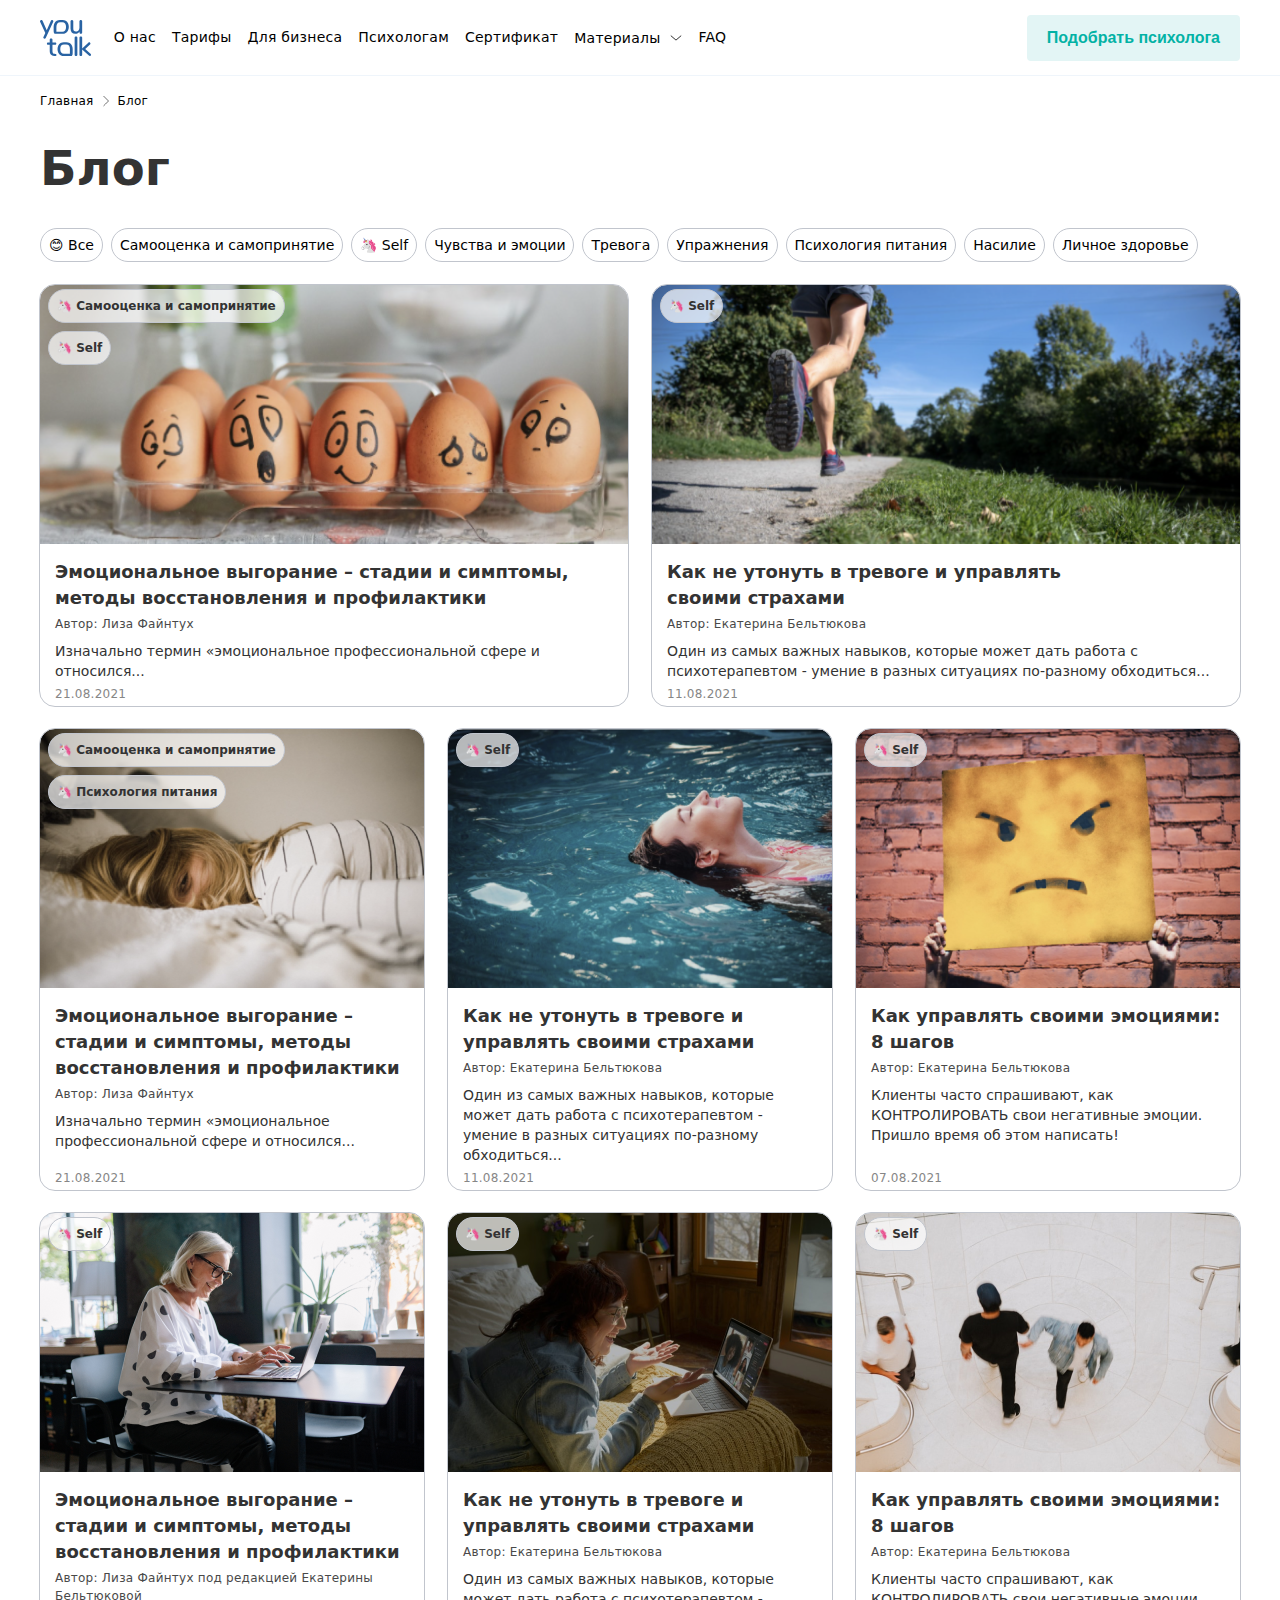
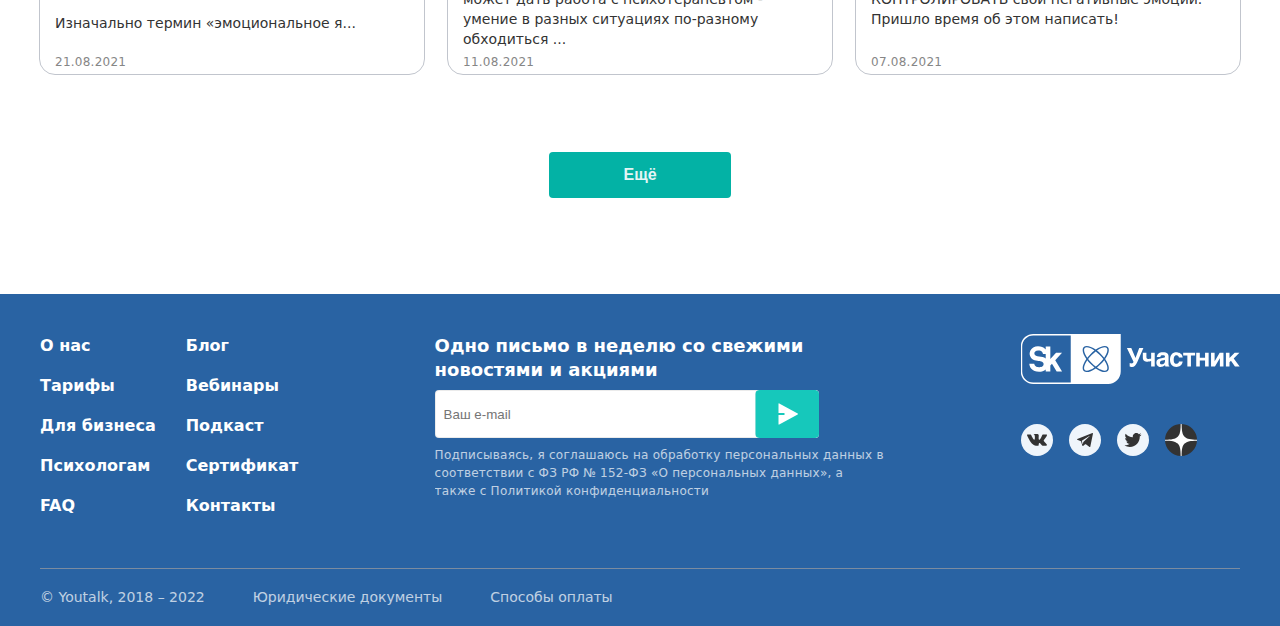
<file: index.html>
<!DOCTYPE html><html lang="ru"><head><meta charset="UTF-8"><meta name="viewport" content="width=device-width, initial-scale=1.0"><title>YouTalk</title><link rel="stylesheet" href="css/style.css"></head><body><header class="header"><div class="container"><div class="header__inner"><div class="header__container-logo-menu"><div class="header__logo"><a href="index.html"><img class="logo" src="./img/YouTalk.svg" alt="логотип"></a></div><nav class="header__menu"><ul class="header__menu-list"><li class="header__menu-item"><a href="#">О нас</a></li><li class="header__menu-item"><a href="#">Тарифы</a></li><li class="header__menu-item"><a href="#">Для бизнеса</a></li><li class="header__menu-item"><a href="#">Психологам</a></li><li class="header__menu-item"><a href="#">Сертификат</a></li><li class="header__menu-item"><a href="#">Материалы</a></li><li class="header__menu-item"><a href="#">FAQ</a></li></ul></nav></div><div class="header__burger"><span></span></div><button href="#" class="header__button">Подобрать психолога</button></div></div></header><main class="main main-background-image"><div class="container"><div class="main__inner"><ul class="breadcrumbs"><li class="breadcrumbs__item"><a href="#">Главная</a></li><li class="breadcrumbs__item"><img src="./img/arrow-right.svg"></li><li class="breadcrumbs__item"><a href="active">Блог</a></li></ul><h1 class="main__headline">Блог</h1><ul class="main__section-menu"><li class="main__section-menu-item"><a href="#">&#128522; Все</a></li><li class="main__section-menu-item"><a href="#">Самооценка и самопринятие</a></li><li class="main__section-menu-item"><a href="#">&#129412; Self</a></li><li class="main__section-menu-item"><a href="#">Чувства и эмоции</a></li><li class="main__section-menu-item"><a href="#">Тревога</a></li><li class="main__section-menu-item"><a href="#">Упражнения</a></li><li class="main__section-menu-item"><a href="#">Психология питания</a></li><li class="main__section-menu-item"><a href="#">Насилие</a></li><li class="main__section-menu-item"><a href="#">Личное здоровье</a></li></ul><section class="main__article-selection"><div class="main__article-selection-wrap"><a href="article.html"><img class="main__article-selection-image" src="./img/heroes/hero-eggs.png" alt="изображение"><ul class="main__article-selection-category"><li class="main__article-selection-item">&#129412; Самооценка и самопринятие</li><li class="main__article-selection-item">&#129412; Self</li></ul><h4 class="main__article-selection-heading">Эмоциональное выгорание – стадии и симптомы, методы восстановления и профилактики</h4><p class="main__article-selection-author">Автор: Лиза Файнтух</p><p class="main__article-selection-text">Изначально термин «эмоциональное профессиональной сфере и относился...</p><p class="main__article-selection-date">21.08.2021</p></a></div><div class="main__article-selection-wrap"><a href="article.html"><img class="main__article-selection-image" src="./img/heroes/hero-jogging.png" alt="изображение"><ul class="main__article-selection-category"><li class="main__article-selection-item">&#129412; Self</li></ul><h4 class="main__article-selection-heading">Как не утонуть в тревоге и управлять<br>своими страхами</h4><p class="main__article-selection-author">Автор: Екатерина Бельтюкова</p><p class="main__article-selection-text">Один из самых важных навыков, которые может дать работа с психотерапевтом - умение в разных ситуациях по-разному обходиться...</p><p class="main__article-selection-date">11.08.2021</p></a></div><div class="main__article-selection-wrap small-image"><a href="article.html"><img class="main__article-selection-image" src="./img/heroes/hero-girl.png" alt="изображение"><ul class="main__article-selection-category"><li class="main__article-selection-item">&#129412; Самооценка и самопринятие</li><li class="main__article-selection-item">&#129412; Психология питания</li></ul><h4 class="main__article-selection-heading">Эмоциональное выгорание – стадии и симптомы, методы восстановления и профилактики</h4><p class="main__article-selection-author">Автор: Лиза Файнтух</p><p class="main__article-selection-text">Изначально термин «эмоциональное профессиональной сфере и относился...</p><p class="main__article-selection-date">21.08.2021</p></a></div><div class="main__article-selection-wrap small-image"><a href="article.html"><img class="main__article-selection-image" src="./img/heroes/hero-swimming.png" alt="изображение"><ul class="main__article-selection-category"><li class="main__article-selection-item">&#129412; Self</li></ul><h4 class="main__article-selection-heading">Как не утонуть в тревоге и управлять своими страхами</h4><p class="main__article-selection-author">Автор: Екатерина Бельтюкова</p><p class="main__article-selection-text">Один из самых важных навыков, которые может дать работа с психотерапевтом - умение в разных ситуациях по-разному обходиться...</p><p class="main__article-selection-date">11.08.2021</p></a></div><div class="main__article-selection-wrap small-image"><a href="article.html"><img class="main__article-selection-image" src="./img/heroes/hero-angry-face.png" alt="изображение"><ul class="main__article-selection-category"><li class="main__article-selection-item">&#129412; Self</li></ul><h4 class="main__article-selection-heading">Как управлять своими эмоциями: 8 шагов</h4><p class="main__article-selection-author">Автор: Екатерина Бельтюкова</p><p class="main__article-selection-text">Клиенты часто спрашивают, как КОНТРОЛИРОВАТЬ свои негативные эмоции. Пришло время об этом написать!</p><p class="main__article-selection-date">07.08.2021</p></a></div><div class="main__article-selection-wrap small-image"><a href="article.html"><img class="main__article-selection-image" src="./img/heroes/hero-woman-typing.png" alt="изображение"><ul class="main__article-selection-category"><li class="main__article-selection-item">&#129412; Self</li></ul><h4 class="main__article-selection-heading">Эмоциональное выгорание – стадии и симптомы, методы восстановления и профилактики</h4><p class="main__article-selection-author">Автор: Лиза Файнтух под редакцией Екатерины Бельтюковой</p><p class="main__article-selection-text">Изначально термин «эмоциональное я...</p><p class="main__article-selection-date">21.08.2021</p></a></div><div class="main__article-selection-wrap small-image"><a href="article.html"><img class="main__article-selection-image" src="./img/heroes/hero-woman-videocall.png" alt="изображение"><ul class="main__article-selection-category"><li class="main__article-selection-item">&#129412; Self</li></ul><h4 class="main__article-selection-heading">Как не утонуть в тревоге и управлять своими страхами</h4><p class="main__article-selection-author">Автор: Екатерина Бельтюкова</p><p class="main__article-selection-text">Один из самых важных навыков, которые может дать работа с психотерапевтом - умение в разных ситуациях по-разному обходиться ...</p><p class="main__article-selection-date">11.08.2021</p></a></div><div class="main__article-selection-wrap small-image"><a href="article.html"><img class="main__article-selection-image" src="./img/heroes/hero-strangers.png" alt="изображение"><ul class="main__article-selection-category"><li class="main__article-selection-item">&#129412; Self</li></ul><h4 class="main__article-selection-heading">Как управлять своими эмоциями: 8 шагов</h4><p class="main__article-selection-author">Автор: Екатерина Бельтюкова</p><p class="main__article-selection-text">Клиенты часто спрашивают, как КОНТРОЛИРОВАТЬ свои негативные эмоции. Пришло время об этом написать!</p><p class="main__article-selection-date">07.08.2021</p></a></div></section><div class="main-btn-wrap"><button href="#" class="main__button">Ещё</button></div></div></div></main><footer class="footer"><div class="container"><div class="footer__inner"><div class="footer__top"><div class="footer__options"><ul class="footer__list"><li><a class="footer__list-item" href="#">О нас</a></li><li><a class="footer__list-item" href="#">Тарифы</a></li><li><a class="footer__list-item" href="#">Для бизнеса</a></li><li><a class="footer__list-item" href="#">Психологам</a></li><li><a class="footer__list-item" href="#">FAQ</a></li></ul><ul class="footer__list"><li><a class="footer__list-item" href="#">Блог</a></li><li><a class="footer__list-item" href="#">Вебинары</a></li><li><a class="footer__list-item" href="#">Подкаст</a></li><li><a class="footer__list-item" href="#">Сертификат</a></li><li><a class="footer__list-item" href="#">Контакты</a></li></ul></div><div class="footer__form" onsubmit="alert('Подписка успешно оформлена')"><div class="footer__form-title">Одно письмо в неделю со свежими <br> новостями и акциями</div><form class="footer__form-email"><input class="footer__form-email-info" type="text" placeholder="Ваш e-mail"><button class="footer__form-email-button"></button></form><div class="footer__form-policy">Подписываясь, я соглашаюсь на обработку персональных данных в соответствии с ФЗ РФ № 152-ФЗ «О персональных данных», а также с Политикой конфиденциальности</div></div><div class="footer__icons"><div class="footer__icons-sk"><a class="footer__icons-sk-item" href="https://sk.ru/" target="_blank"><img src="./img/sk.svg" alt="участник Сколково"></a><a class="footer__icons-sk-item" href="https://sk.ru/" target="_blank"><img src="./img/member.svg" alt="участник Сколково"></a></div><ul class="footer__icons-social"><li><a class="footer__icons-social-item" href="https://vk.com/" target="_blank"><img src="./img/vk.svg" alt="вконтакте"></a></li><li><a class="footer__icons-social-item" href="https://web.telegram.org/" target="_blank"><img src="./img/telegram.svg" alt="телеграм"></a></li><li><a class="footer__icons-social-item" href="https://twitter.com/" target="_blank"><img src="./img/twitter.svg" alt="твиттер"></a></li><li><a class="footer__icons-social-item" href="https://dzen.ru/" target="_blank"><img src="./img/dzen.svg" alt="дзен"></a></li></ul></div></div><div class="footer__bottom"><ul class="footer__bottom-list"><li><a class="footer__bottom-item" href="#">&#169; Youtalk, 2018 – 2022</a></li><li><a class="footer__bottom-item" href="#">Юридические документы</a></li><li><a class="footer__bottom-item" href="#">Способы оплаты</a></li></ul></div></div></footer></body></html>
</file>
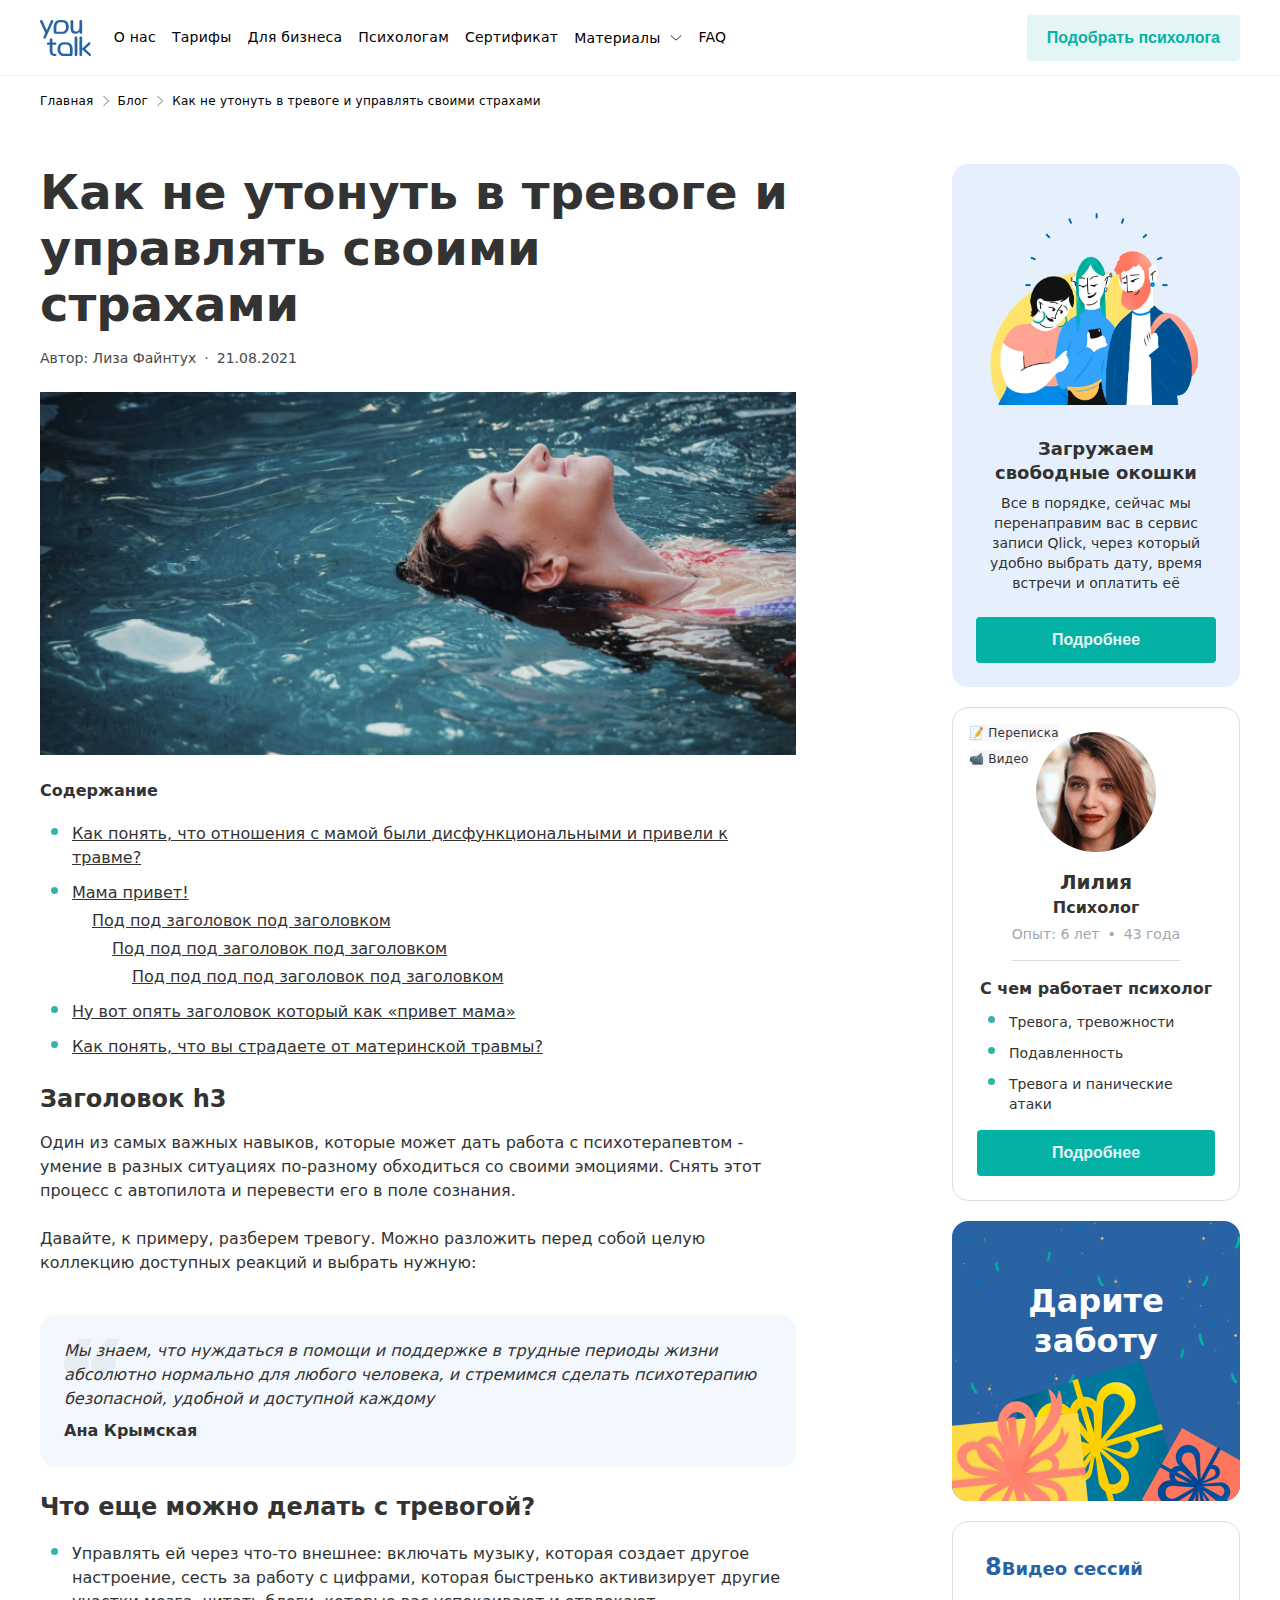
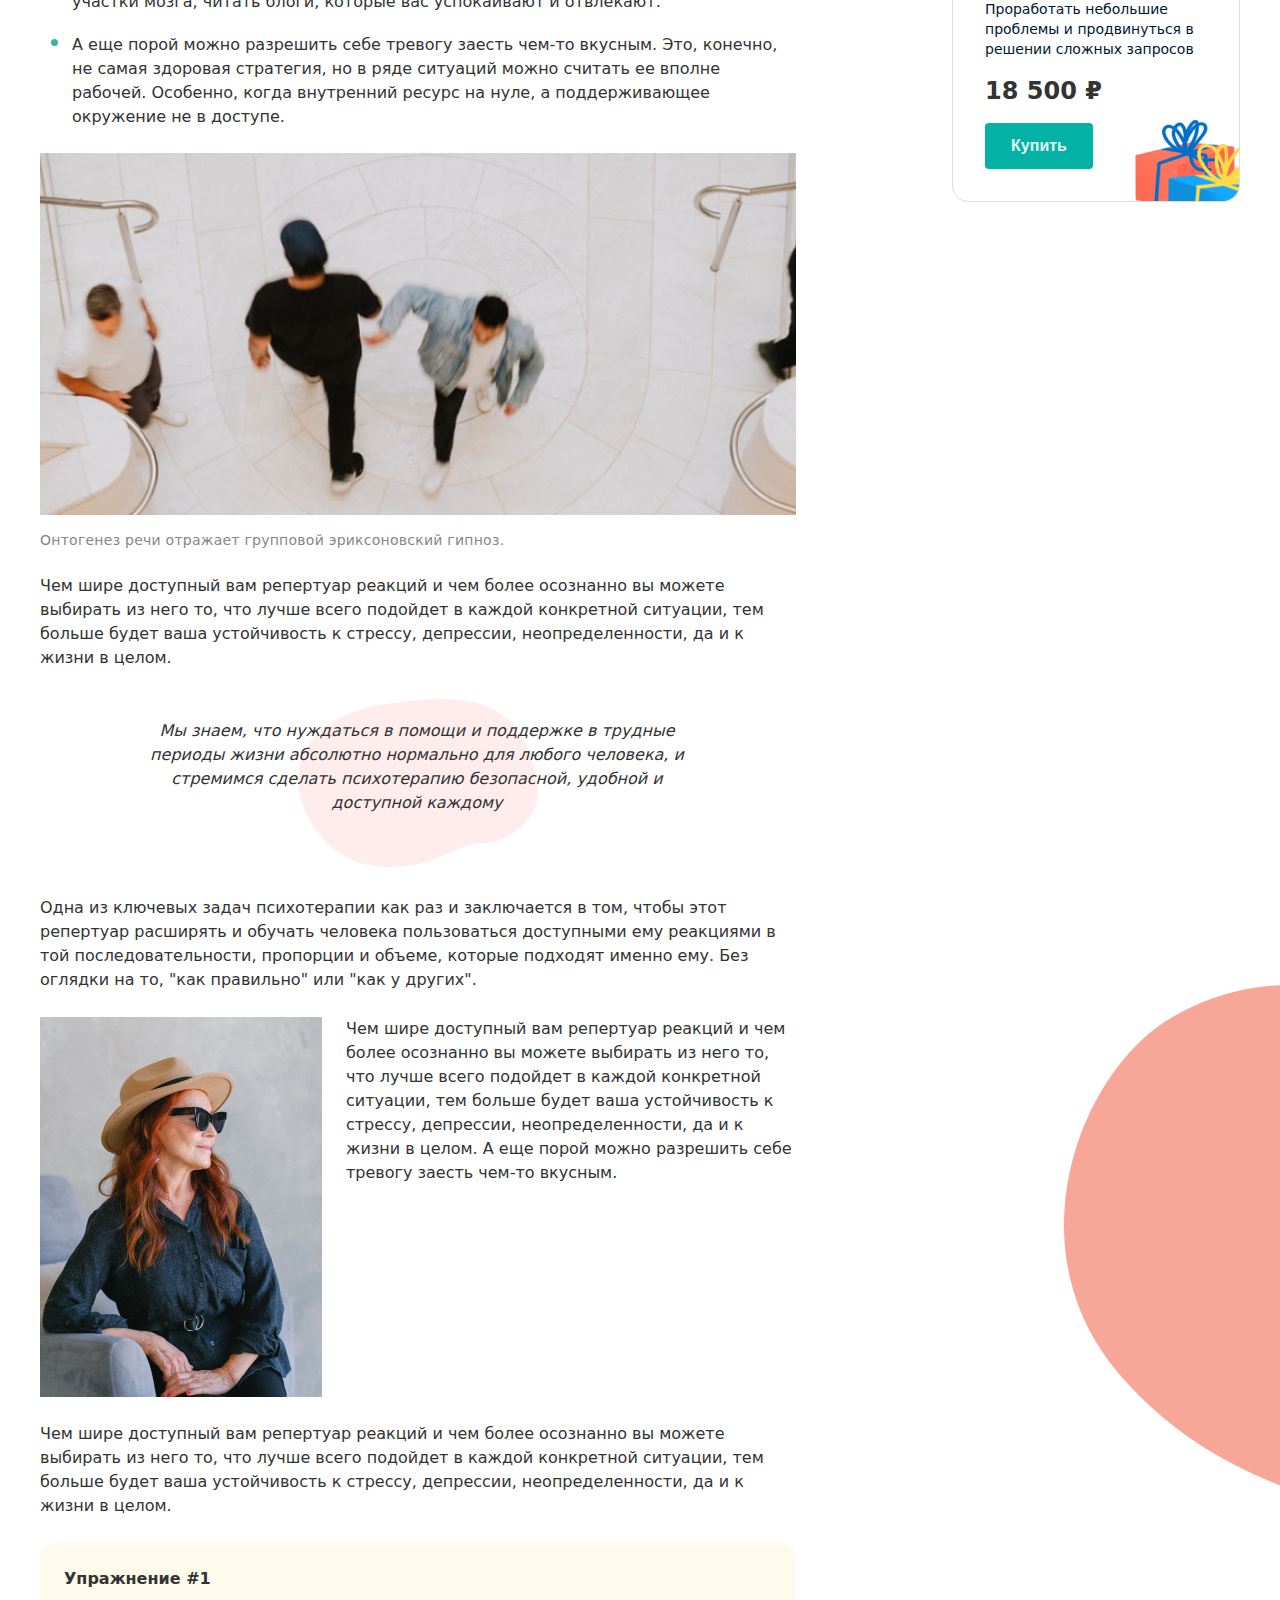
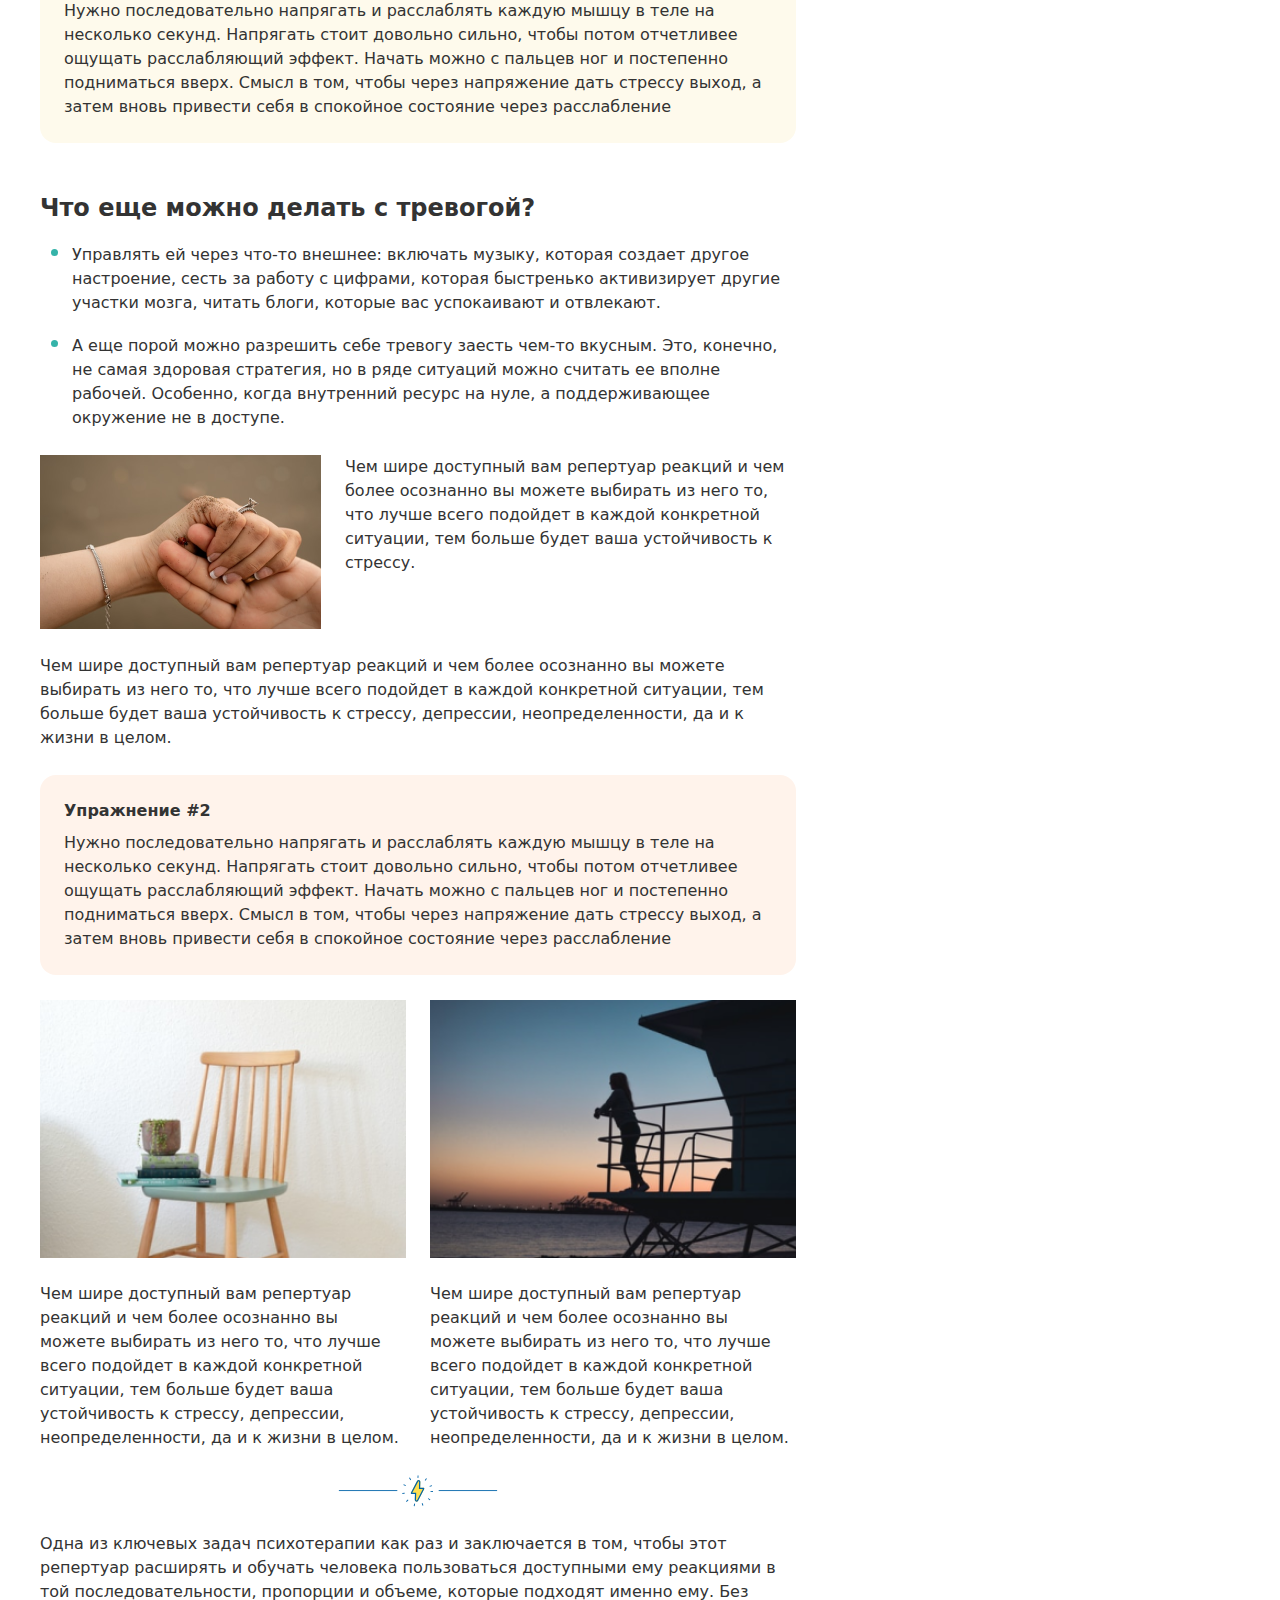
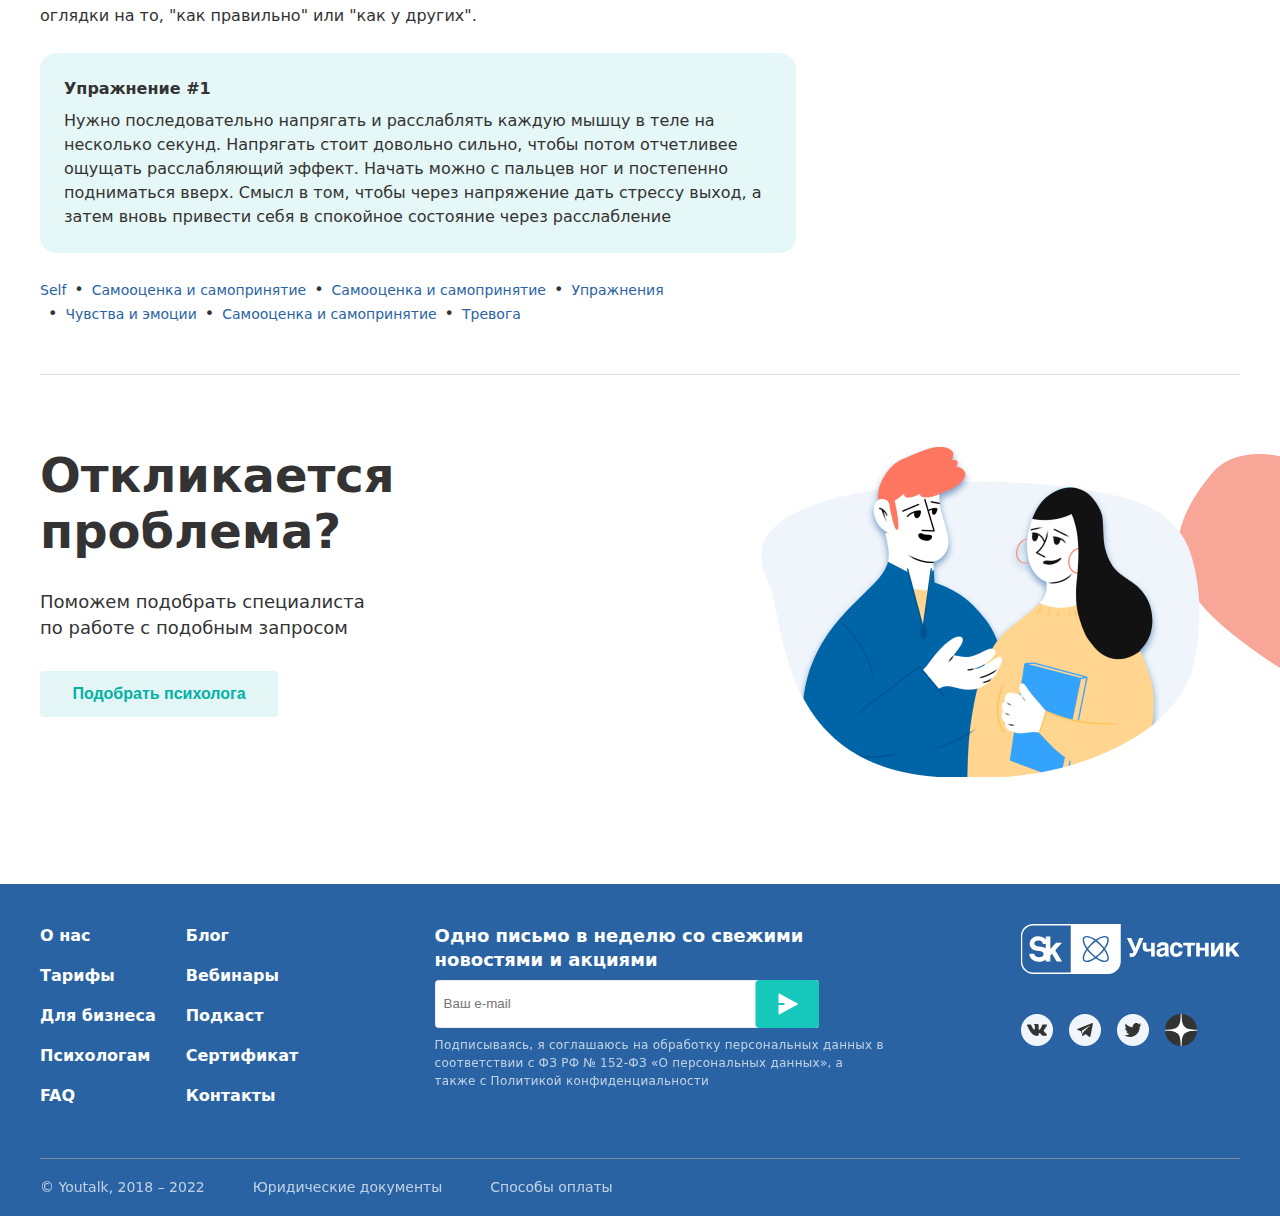
<file: article.html>
<!DOCTYPE html><html lang="ru"><head><meta charset="UTF-8"><meta name="viewport" content="width=device-width, initial-scale=1.0"><title>YouTalk</title><link rel="stylesheet" href="css/style.css"></head><body><header class="header"><div class="container"><div class="header__inner"><div class="header__container-logo-menu"><div class="header__logo"><a href="index.html"><img class="logo" src="./img/YouTalk.svg" alt="логотип"></a></div><nav class="header__menu"><ul class="header__menu-list"><li class="header__menu-item"><a href="#">О нас</a></li><li class="header__menu-item"><a href="#">Тарифы</a></li><li class="header__menu-item"><a href="#">Для бизнеса</a></li><li class="header__menu-item"><a href="#">Психологам</a></li><li class="header__menu-item"><a href="#">Сертификат</a></li><li class="header__menu-item"><a href="#">Материалы</a></li><li class="header__menu-item"><a href="#">FAQ</a></li></ul></nav></div><div class="header__burger"><span></span></div><button href="#" class="header__button">Подобрать психолога</button></div></div></header><main class="main background"><div class="container"><ul class="breadcrumbs"><li class="breadcrumbs__item"><a href="#">Главная</a></li><li class="breadcrumbs__item"><img src="./img/arrow-right.svg"></li><li class="breadcrumbs__item"><a href="index.html">Блог</a></li><li class="breadcrumbs__item"><img src="./img/arrow-right.svg"></li><li class="breadcrumbs__item"><a href="active">Как не утонуть в тревоге и управлять своими страхами</a></li></ul><div class="content"><div class="article"><h1 class="article__headline">Как не утонуть в тревоге и управлять своими страхами</h1><ul class="article__author-date"><li class="article__autor-date-item">Автор: Лиза Файнтух</li><li class="article__autor-date-item">&middot;</li><li class="article__autor-date-item">21.08.2021</li></ul><img class="article__main-image" src="./img/article/swimming-girl.png" alt="иллюстрация"><div class="article__contents"><div class="article__contents-heading">Содержание</div><ul class="article__contents-list"><li class="article__contents-item">Как понять, что отношения с мамой были дисфункциональными и привели к травме?</li><li class="article__contents-item">Мама привет!
                                <ul class="article__contents--no-bullet">Под под заголовок под заголовком
                                    <ul class="article__contents--no-bullet">Под под под заголовок под заголовком
                                        <ul class="article__contents--no-bullet">Под под под под заголовок под заголовком</ul></ul></ul></li><li class="article__contents-item">Ну вот опять заголовок который как «привет мама»</li><li class="article__contents-item">Как понять, что вы страдаете от материнской травмы?</li></ul></div><h3 class="article__headline-3">Заголовок h3</h3><p class="article__paragraph">Один из самых важных навыков, которые может дать работа с психотерапевтом - умение в разных ситуациях по-разному обходиться со своими эмоциями.  Снять этот процесс с автопилота и перевести его в поле сознания.</p><br><p class="article__paragraph">Давайте, к примеру, разберем тревогу. Можно разложить перед собой целую коллекцию доступных реакций и выбрать нужную:</p><div class="article__quote"><p class="article__quote-text">Мы знаем, что нуждаться в помощи и поддержке в трудные периоды жизни абсолютно нормально для любого человека, и стремимся сделать психотерапию безопасной, удобной и доступной каждому</p><img class="article__quote-image" src="./img/article/quote.svg" alt="цитата"><div class="article__quote-author">Ана Крымская</div></div><h3 class="article__question">Что еще можно делать с тревогой?</h3><ul class="article__options"><li class="article__option">Управлять ей через что-то внешнее: включать музыку, которая создает другое настроение, сесть за работу с цифрами, которая быстренько активизирует другие участки мозга, читать блоги, которые вас успокаивают и отвлекают.</li><li class="article__option">А еще порой можно разрешить себе тревогу заесть чем-то вкусным. Это, конечно, не самая здоровая стратегия, но в ряде ситуаций можно считать ее вполне рабочей. Особенно, когда внутренний ресурс на нуле, а поддерживающее окружение не в доступе.</li></ul><div class="image-description"><img class="image__description-pic" src="./img/article/strangers.png" alt="изображение"><p class="image__description-text">Онтогенез речи отражает групповой эриксоновский гипноз.</p></div><div class="article__article"><p class="article__article-paragraph">Чем шире доступный вам репертуар реакций и чем более осознанно вы можете выбирать из него то, что лучше всего подойдет в каждой конкретной ситуации, тем больше будет ваша устойчивость к стрессу, депрессии, неопределенности, да и к жизни в целом.</p><div class="article__quote--center"><img class="article__quote-image--center" src="./img/article/light-orange.png" alt="фон"><p class="article__quote-text text-center">Мы знаем, что нуждаться в помощи и поддержке в трудные периоды жизни абсолютно нормально для любого человека, и стремимся сделать психотерапию безопасной, удобной и доступной каждому</p></div><p class="article__article-paragraph">Одна из ключевых задач психотерапии как раз и заключается в том, чтобы этот репертуар расширять и обучать человека пользоваться доступными ему реакциями в той последовательности, пропорции и объеме, которые подходят именно ему. Без оглядки на то, "как правильно" или "как у других".</p><div class="article__article-rows"><img class="article__article-image" src="./img/article/redhead-woman.png" alt="изображение"><p class="article__article-paragraph"> Чем шире доступный вам репертуар реакций и чем более осознанно вы можете выбирать из него то, что лучше всего подойдет в каждой конкретной ситуации, тем больше будет ваша устойчивость к стрессу, депрессии, неопределенности, да и к жизни в целом. А еще порой можно разрешить себе тревогу заесть чем-то вкусным.</p></div><p class="article__article-paragraph">Чем шире доступный вам репертуар реакций и чем более осознанно вы можете выбирать из него то, что лучше всего подойдет в каждой конкретной ситуации, тем больше будет ваша устойчивость к стрессу, депрессии, неопределенности, да и к жизни в целом.</p><div class="article__article-exercise"><h5 class="article__article-exercise-heading">Упражнение #1</h5><p class="article__article-exercise-text">Нужно последовательно напрягать и расслаблять каждую мышцу в теле на несколько секунд. Напрягать стоит довольно сильно, чтобы потом отчетливее ощущать расслабляющий эффект. Начать можно с пальцев ног и постепенно подниматься вверх. Смысл в том, чтобы через напряжение дать стрессу выход, а затем вновь привести себя в спокойное состояние через расслабление</p></div><div class="article__article-question"><h3 class="article__question">Что еще можно делать с тревогой?</h3><ul class="article__options"><li class="article__option">Управлять ей через что-то внешнее: включать музыку, которая создает другое настроение, сесть за работу с цифрами, которая быстренько активизирует другие участки мозга, читать блоги, которые вас успокаивают и отвлекают.</li><li class="article__option">А еще порой можно разрешить себе тревогу заесть чем-то вкусным. Это, конечно, не самая здоровая стратегия, но в ряде ситуаций можно считать ее вполне рабочей. Особенно, когда внутренний ресурс на нуле, а поддерживающее окружение не в доступе.</li></ul></div><div class="article__article-rows"><img class="article__article-image" src="./img/article/hands.png" alt="изображение"><p class="article__article-paragraph">Чем шире доступный вам репертуар реакций и чем более осознанно вы можете выбирать из него то, что лучше всего подойдет в каждой конкретной ситуации, тем больше будет ваша устойчивость к стрессу.</p></div><p class="article__article-paragraph">Чем шире доступный вам репертуар реакций и чем более осознанно вы можете выбирать из него то, что лучше всего подойдет в каждой конкретной ситуации, тем больше будет ваша устойчивость к стрессу, депрессии, неопределенности, да и к жизни в целом.</p><div class="article__article-exercise background-orange"><h5 class="article__article-exercise-heading">Упражнение #2</h5><p class="article__article-exercise-text">Нужно последовательно напрягать и расслаблять каждую мышцу в теле на несколько секунд. Напрягать стоит довольно сильно, чтобы потом отчетливее ощущать расслабляющий эффект. Начать можно с пальцев ног и постепенно подниматься вверх. Смысл в том, чтобы через напряжение дать стрессу выход, а затем вновь привести себя в спокойное состояние через расслабление</p></div><div class="article__article-columns"><div class="article__article-column"><img class="article__article-image" src="./img/article/chair.png" alt="изображение"><p class="article__article-paragraph">Чем шире доступный вам репертуар реакций и чем более осознанно вы можете выбирать из него то, что лучше всего подойдет в каждой конкретной ситуации, тем больше будет ваша устойчивость к стрессу, депрессии, неопределенности, да и к жизни в целом.</p></div><div class="article__article-column"><img class="article__article-image" src="./img/article/beach.png" alt="изображение"><p class="article__article-paragraph">Чем шире доступный вам репертуар реакций и чем более осознанно вы можете выбирать из него то, что лучше всего подойдет в каждой конкретной ситуации, тем больше будет ваша устойчивость к стрессу, депрессии, неопределенности, да и к жизни в целом.</p></div></div><img class="article__article-icon" src="./img/article/lightning.svg" alt="векторная иконка"><p class="article__article-paragraph">Одна из ключевых задач психотерапии как раз и заключается в том, чтобы этот репертуар расширять и обучать человека пользоваться доступными ему реакциями в той последовательности, пропорции и объеме, которые подходят именно ему. Без оглядки на то, "как правильно" или "как у других".</p><div class="article__article-exercise background-blue"><h5 class="article__article-exercise-heading">Упражнение #1</h5><p class="article__article-exercise-text">Нужно последовательно напрягать и расслаблять каждую мышцу в теле на несколько секунд. Напрягать стоит довольно сильно, чтобы потом отчетливее ощущать расслабляющий эффект. Начать можно с пальцев ног и постепенно подниматься вверх. Смысл в том, чтобы через напряжение дать стрессу выход, а затем вновь привести себя в спокойное состояние через расслабление</p></div><div class="article__article-links"><ul class="article__article-links-list"><li class="article__article-links-item"><a href="#">Self</a></li><li class="article__article-links-item"><a href="#">Самооценка и самопринятие</a></li><li class="article__article-links-item"><a href="#">Самооценка и самопринятие</a></li><li class="article__article-links-item"><a href="#">Упражнения</a></li><li class="article__article-links-item"><a href="#">Чувства и эмоции</a></li><li class="article__article-links-item"><a href="#">Самооценка и самопринятие</a></li><li class="article__article-links-item"><a href="#">Тревога</a></li></ul></div></div></div><aside class="sidebar"><div class="sidebar__section-1"><div class="sidebar__qlick"><img class="sidebar__qlick-image" src="./img/article/sidebar/qlick-image.png" alt="изображение"><span class="sidebar__qlick-heading">Загружаем свободные окошки</span><p class="sidebar__qlick-text">Все в порядке, сейчас мы перенаправим вас в сервис записи Qlick, через который удобно выбрать дату,  время встречи и оплатить её</p><button class="sidebar__button" href="#">Подробнее</button></div><div class="sidebar__contact"><img class="sidebar__contact-image" src="./img/article/sidebar/Lilia.png" alt="фотография психолога"><ul class="sidebar__contact-option"><li class="sidebar__option-item">&#x1F4DD; Переписка</li><li class="sidebar__option-item">&#x1F4F9; Видео</li></ul><span class="sidebar__contact-name">Лилия</span><span class="sidebar__contact-job">Психолог</span><ul class="sidebar__contact-exp"><li class="sidebar__contact-exp-item">Опыт: 6 лет</li><li class="sidebar__contact-exp-item">&bull;</li><li class="sidebar__contact-exp-item">43 года </li></ul><p class="sidebar__contact-info">С чем работает психолог</p><ul class="sidebar__contact-specialty"><li class="sidebar__specialty-item">Тревога, тревожности</li><li class="sidebar__specialty-item">Подавленность</li><li class="sidebar__specialty-item">Тревога и панические атаки</li></ul><button class="sidebar__button">Подробнее</button></div></div><div class="sidebar__section-2"><a href="#" class="sidebar__gift"><h2 class="sidebar__gift-text">Дарите заботу</h2><img class="sidebar-gift-image-yellow" src="./img/article/sidebar/yellow-present-sidebar.png" alt="изображение подарка" class="sidebar__gift-box"><img class="sidebar-gift-image-blue" src="./img/article/sidebar/blue-present-sidebar.png" alt="изображение подарка" class="sidebar__gift-box"><img class="sidebar-gift-image-red" src="./img/article/sidebar/red-present-sidebar.png" alt="изображение подарка" class="sidebar__gift-box"><img class="sidebar-gift-image-confetti" src="./img/article/sidebar/confetti.png" alt="изображение"></a><div class="sidebar__offer"><div class="sidebar__offer-heading"><span class="sidebar__offer-heading-number">8</span><span class="sidebar__offer-heading-text">Видео сессий</span></div><p class="sidebar__offer-text">Проработать небольшие проблемы и продвинуться в решении сложных запросов</p><h3 class="sidebar__offer-price">18 500 ₽</h3><button class="sidebar__button short">Купить</button><img class="sidebar__offer-gift-red" src="./img/article/sidebar/red-present.png" alt="изображение подарка"><img class="sidebar__offer-gift-blue" src="./img/article/sidebar/blue-present.png" alt="изображение подарка"></div></div></aside></div><div class="closing-section"><div class="closing-section-separate"><h1 class="closing-section__question">Откликается проблема?</h1><p class="closing-section-text">Поможем подобрать специалиста по работе с подобным запросом</p><button class="closing-section__button">Подобрать психолога</button></div><img class="closing-section-heroes" src="./img/article/closing-section/heroes.png" alt="изображение"></div></main><footer class="footer"><div class="container"><div class="footer__inner"><div class="footer__top"><div class="footer__options"><ul class="footer__list"><li><a class="footer__list-item" href="#">О нас</a></li><li><a class="footer__list-item" href="#">Тарифы</a></li><li><a class="footer__list-item" href="#">Для бизнеса</a></li><li><a class="footer__list-item" href="#">Психологам</a></li><li><a class="footer__list-item" href="#">FAQ</a></li></ul><ul class="footer__list"><li><a class="footer__list-item" href="#">Блог</a></li><li><a class="footer__list-item" href="#">Вебинары</a></li><li><a class="footer__list-item" href="#">Подкаст</a></li><li><a class="footer__list-item" href="#">Сертификат</a></li><li><a class="footer__list-item" href="#">Контакты</a></li></ul></div><div class="footer__form" onsubmit="alert('Подписка успешно оформлена')"><div class="footer__form-title">Одно письмо в неделю со свежими <br> новостями и акциями</div><form class="footer__form-email"><input class="footer__form-email-info" type="text" placeholder="Ваш e-mail"><button class="footer__form-email-button"></button></form><div class="footer__form-policy">Подписываясь, я соглашаюсь на обработку персональных данных в соответствии с ФЗ РФ № 152-ФЗ «О персональных данных», а также с Политикой конфиденциальности</div></div><div class="footer__icons"><div class="footer__icons-sk"><a class="footer__icons-sk-item" href="https://sk.ru/" target="_blank"><img src="./img/sk.svg" alt="участник Сколково"></a><a class="footer__icons-sk-item" href="https://sk.ru/" target="_blank"><img src="./img/member.svg" alt="участник Сколково"></a></div><ul class="footer__icons-social"><li><a class="footer__icons-social-item" href="https://vk.com/" target="_blank"><img src="./img/vk.svg" alt="вконтакте"></a></li><li><a class="footer__icons-social-item" href="https://web.telegram.org/" target="_blank"><img src="./img/telegram.svg" alt="телеграм"></a></li><li><a class="footer__icons-social-item" href="https://twitter.com/" target="_blank"><img src="./img/twitter.svg" alt="твиттер"></a></li><li><a class="footer__icons-social-item" href="https://dzen.ru/" target="_blank"><img src="./img/dzen.svg" alt="дзен"></a></li></ul></div></div><div class="footer__bottom"><ul class="footer__bottom-list"><li><a class="footer__bottom-item" href="#">&#169; Youtalk, 2018 – 2022</a></li><li><a class="footer__bottom-item" href="#">Юридические документы</a></li><li><a class="footer__bottom-item" href="#">Способы оплаты</a></li></ul></div></div></footer></body></html>
</file>
<file: css/style.css>
*,*::before,*::after{padding:0;margin:0;border:0;box-sizing:border-box}ul,ol,li{list-style:none}img{vertical-align:top}h1,h2,h3,h4,h5,h6{font-weight:inherit;font-size:inherit}a{color:rgb(0,0,0);text-decoration:none}a:hover{color:rgb(86,86,86)}a:active{color:#333333}html,body{margin:0;padding:0;height:100%;width:100%;color:#333333;font-weight:500;line-height:24px;font-family:system-ui,-apple-system,"Segoe UI",Roboto,Helvetica,Arial,sans-serif;font-size:16px}.header{border-bottom:1px solid #EFF5FB;height:76px}.container{max-width:1240px;padding:0 20px;margin:0 auto}.header__inner{display:flex;flex-direction:row;justify-content:space-between;align-items:center}.header__container-logo-menu{display:flex;flex-direction:row;align-items:center}.header__logo{margin:20px 3.2% 20px 0}.header__menu-list{display:flex;flex-direction:row;align-items:center;gap:16px;white-space:nowrap}.header__menu-item{font-size:14px;font-style:normal;font-weight:500;line-height:114%;letter-spacing:0.25px}.header__menu{width:640px;margin-right:20px}.header__button{padding:14px 20px;background-color:#E3F5F5;color:#03B2A5;border-radius:4px;border:none;font-size:16px;font-weight:700;cursor:pointer}.header__button:hover{background-color:#03B2A5;color:#E3F5F5}nav ul li:nth-last-child(2)::after{content:url('../img/arrow-down.svg');margin-left:8px;position:relative;top:2px}.footer{background-color:#2963A3;width:100%}.footer__inner{margin-bottom:17px;padding-top:40px;padding-bottom:17px}.footer__top{display:flex;justify-content:space-between;flex-wrap:wrap}.footer__options{display:flex;gap:30px;margin-bottom:26px}.footer__list{display:flex;flex-direction:column;justify-content:space-between;height:184px}.footer__list-item{color:#FFFFFF;font-weight:700;line-height:24px}.footer__form{font-size:18px;font-weight:700;color:#FFFFFF;width:450px}.footer__form-email{position:relative;margin:8px 0}.footer__form-email-info{width:384px;height:48px;border-radius:4px;border:1px solid rgba(157,157,157,0.20);padding:8px 0 8px 8px;outline:none}.footer__form-email-button{position:absolute;background-image:url('../img/your-email-arrow.svg');width:64px;height:48px;border-radius:4px;left:320px}.footer__form-policy{font-size:12px;line-height:18px;font-weight:400;letter-spacing:0.25px;opacity:0.7;color:#FFF;overflow:hidden}.footer__icons-sk{display:flex;flex-direction:row;align-items:center}.footer__icons-sk-item:not(:last-child){margin-right:5px}.footer__icons-social{display:flex;flex-direction:row;margin-top:40px}.footer__icons-social-item{margin-right:16px}.footer__bottom{border-top:solid 1px;border-top-color:hsla(0,0%,62%,0.7);margin-top:24px}.footer__bottom-list{display:flex;flex-direction:row;white-space:nowrap;width:45%;margin-top:16px;gap:48px}.footer__bottom-item{color:#FFFFFF;font-size:14px;font-weight:400;line-height:20px;opacity:0.7}.breadcrumbs{display:flex;flex-direction:row;margin-top:16px}.breadcrumbs__item{color:rgba(51,51,51,0.70);text-align:center;font-size:12px;font-style:normal;font-weight:400;line-height:18px;letter-spacing:0.25px}.breadcrumbs__item:not(:last-child){margin-right:4px}.breadcrumbs__item img{margin-top:1px}.main__headline{margin-top:30px;margin-bottom:32px;font-size:48px;font-weight:700;line-height:56px}.main__section-menu{display:flex;flex-direction:row;gap:8px;flex-wrap:wrap;align-items:flex-start}.main__section-menu-item{font-size:14px;line-height:20px;border-radius:24px;border:#C1C5CD solid 1.5px;padding:6px 8px;color:#333;font-style:normal;font-weight:500}.main__section-menu-item:hover{border-color:#03B2A5}.main__article-selection{display:flex;flex-wrap:wrap;justify-content:space-between;margin-top:23px}.main__article-selection-wrap{height:auto;overflow:hidden;outline:1.5px solid #C1C5CD;width:49%;position:relative;z-index:1;border-radius:15px;background-color:#FFF;margin-bottom:23px;max-height:500px}.main__article-selection-image{width:100%}.small-image{width:32%}.main__article-selection-category{display:flex;flex-direction:column;position:absolute;top:0;left:0;z-index:2;align-items:flex-start}.main__article-selection-item{color:#333;font-size:12px;font-style:normal;font-weight:600;line-height:20px;border-radius:24px;border:1px solid #C1C5CD;background:rgba(255,255,255,0.70);padding:6px 8px;margin:4px 8px}.main__article-selection-heading{font-size:18px;font-weight:700;line-height:26px;color:#333;padding:15px 15px 4px 15px}.main__article-selection-author{font-size:12px;font-weight:400;line-height:18px;letter-spacing:0.25px;color:#494949;padding-left:15px;padding-bottom:8px}.main__article-selection-text{font-size:14px;font-weight:400;line-height:20px;color:#333;padding:0 15px 25px 15px}.main__article-selection-date{font-size:12px;font-weight:400;line-height:18px;letter-spacing:0.25px;color:#868686;padding-left:15px;position:absolute;bottom:3px}.main__inner{width:100%}.main-btn-wrap{display:flex;justify-content:center;margin-top:4.6%;margin-bottom:96px}.main__button{padding:14px 20px;width:182px;background-color:#03B2A5;color:#E3F5F5;border-radius:4px;border:none;font-size:16px;font-weight:700;cursor:pointer}.main__button:hover{background-color:#E3F5F5;color:#03B2A5}.article__headline{margin-bottom:16px;font-size:48px;font-weight:700;line-height:56px}.article__author-date{display:flex;flex-direction:row}.article__autor-date-item{color:#494949;font-size:14px;font-style:normal;font-weight:400;line-height:20px;margin-bottom:24px}.article__autor-date-item:not(:last-child){margin-right:8px}.article__contents{margin:24px 0}.article__contents-item ul{margin-left:20px}.article__contents-heading{font-size:16px;font-style:normal;font-weight:700;line-height:24px;margin-bottom:16px}.article__contents-list>li{font-size:16px;font-style:normal;font-weight:500;line-height:24px;list-style-type:disc;text-decoration:underline;margin-left:32px}.article__contents--no-bullet{margin-top:4px}.article__contents-item:not(:last-child){margin-bottom:8px}li::marker{color:#35B3A9;font-size:23px}.article__headline-3{color:#333;font-size:24px;font-style:normal;font-weight:700;line-height:32px;margin-bottom:16px}.article__quote{margin-top:40px;padding:24px;border-radius:16px;background-color:#F3F7FE;position:relative}.article__quote-text{color:#333;font-size:16px;font-style:italic;font-weight:400;line-height:24px;z-index:2;margin-bottom:8px}.article__quote-image{position:absolute;z-index:1;top:24px;left:24px}.article__quote-author{color:#333;font-size:16px;font-style:normal;font-weight:700;line-height:24px}.article__question{color:#333;font-size:24px;font-style:normal;font-weight:700;line-height:32px;margin:24px 0 16px 0}.article__options>li{list-style-type:disc;margin-left:32px}.article__option:not(:last-child){margin-bottom:16px}.image-description{display:flex;flex-direction:column;gap:16px;margin:24px 0}.image__description-text{color:#868686;font-size:14px;font-style:normal;font-weight:400;line-height:130%;letter-spacing:0.25px}.article__article{display:flex;flex-direction:column;gap:25px;margin-bottom:48px}.article__quote--center{position:relative;text-align:center;padding:24px 104px 48px 102px}.article__quote-image--center{position:absolute;z-index:-1;top:50%;left:50%;transform:translate(-50%,-50%)}.article__article-exercise{display:flex;flex-direction:column;gap:8px;padding:24px;background-color:#FEFAEC;border-radius:16px}.article__article-exercise-heading{font-style:normal;font-weight:700;line-height:24px}.article__article-exercise-text{font-style:normal;font-weight:500;line-height:24px}.background-orange{background-color:#FFF3EB}.background-blue{background-color:rgba(3,178,165,0.10)}.article__main-image{width:100%}.article__article-icon{width:178.75px;height:32px;align-self:center}.article__article-links-list{display:flex;flex-direction:row;flex-wrap:wrap}.article__article-image{height:100%;width:100%}.article__article-links-list li a{color:#2963A3;font-size:14px;font-style:normal;font-weight:400;line-height:20px}.article__article-links-list li:not(:first-child)::before{content:'\2022';margin:0 8px 0 8px}.article__article-columns{display:flex;flex-direction:row;gap:24px}.article__article-column{display:flex;flex-direction:column;gap:24px}.article__article-rows{display:flex;gap:24px}.content{display:flex;justify-content:space-between;margin-top:54px;border-bottom:#DEDEDE solid 1px}.article{width:63%}.sidebar{width:24%;display:flex;flex-direction:column;gap:20px}.sidebar__qlick{display:flex;flex-direction:column;align-items:center;background-color:#E6F0FD;border-radius:16px;padding:24px}.sidebar__qlick-image{width:100%;margin:25px 0 24px 0}.sidebar__qlick-heading{color:#333;text-align:center;font-size:18px;font-style:normal;font-weight:700;line-height:24px;margin:8px}.sidebar__qlick-text{text-align:center;font-size:14px;font-style:normal;font-weight:400;line-height:20px;margin-bottom:24px}.sidebar__button{padding:14px 20px;width:100%;background-color:#03B2A5;color:#E3F5F5;border-radius:4px;border:none;font-size:16px;font-weight:700;cursor:pointer}.sidebar__button:hover{background-color:#E3F5F5;color:#03B2A5}.sidebar__section-1{display:flex;flex-direction:column;gap:20px}.sidebar__section-2{display:flex;flex-direction:column;gap:20px;margin-bottom:127px}.sidebar__contact{display:flex;flex-direction:column;align-items:center;padding:24px;border-radius:16px;border:1px solid #DEDEDE;background:#FFF;position:relative}.sidebar__contact-image{border-radius:50%;border-color:#FFF;margin-bottom:16px}.sidebar__contact-option{display:flex;flex-direction:column;position:absolute;top:0;left:0;z-index:2;align-items:flex-start;margin:16px 0 0 16px}.sidebar__option-item{display:flex;font-size:12px;font-style:normal;font-weight:500;line-height:18px;letter-spacing:0.25px;border-radius:6px;background:rgba(243,244,248,0.70)}.sidebar__option-item:not(:last-child){margin-bottom:8px}.sidebar__contact-name{font-size:20px;font-style:normal;font-weight:700;line-height:28px}.sidebar__contact-job{font-size:16px;font-style:normal;font-weight:600;line-height:24px;margin-bottom:4px}.sidebar__contact-exp{display:flex;padding-bottom:16px;border-bottom:#DEDEDE 1px solid}.sidebar__contact-exp-item{color:#A2A7B1;font-size:14px;font-style:normal;font-weight:500;line-height:20px}.sidebar__contact-exp-item:not(:last-child){margin-right:8px}.sidebar__contact-info{font-size:16px;font-style:normal;font-weight:700;line-height:24px;margin-top:16px}.sidebar__contact-specialty{margin-bottom:16px}.sidebar__specialty-item{font-size:14px;font-style:normal;font-weight:400;line-height:20px;margin-top:8px}.sidebar__contact-specialty > li{list-style-type:disc;margin-left:32px}.sidebar__gift{display:flex;flex-direction:column;background-color:#2963A3;align-items:center;position:relative;height:280px;border-radius:16px}.sidebar__gift-text{color:#FFF;text-align:center;font-size:32px;font-style:normal;font-weight:700;line-height:40px;width:234px;margin-top:60px;z-index:2}.sidebar-gift-image-yellow{position:absolute;bottom:0;z-index:1;left:0;border-radius:0 0 0 16px}.sidebar-gift-image-blue{position:absolute;bottom:0}.sidebar-gift-image-red{position:absolute;bottom:0;z-index:2;right:0;border-radius:0 0 16px 0}.sidebar-gift-image-confetti{position:absolute;width:100%;z-index:1}.sidebar__offer{display:flex;flex-direction:column;align-items:flex-start;border-radius:16px;border:1px solid #DEDEDE;padding:32px;gap:16px;position:relative}.sidebar__offer-heading{color:#2963A3;font-style:normal;font-weight:700;line-height:26px}.sidebar__offer-heading-number{font-size:24px}.sidebar__offer-heading-text{font-size:18px}.sidebar__offer-text{color:#011632;font-family:system-ui,-apple-system,"Segoe UI",Roboto,Helvetica,Arial,sans-serif;font-size:14px;font-style:normal;font-weight:400;line-height:20px}.sidebar__offer-price{color:#333;font-size:24px;font-style:normal;font-weight:700;line-height:32px}.short{width:108px;z-index:1}.sidebar__offer-gift-red{position:absolute;bottom:0;right:0}.sidebar__offer-gift-blue{position:absolute;bottom:0;right:0;border-radius:0 0 16px 0}.closing-section{display:flex;flex-direction:row;justify-content:space-between;margin-top:72px;position:relative}.closing-section-separate{display:flex;flex-direction:column;gap:30px}.closing-section__question{font-size:48px;font-style:normal;font-weight:700;line-height:56px;width:348px}.closing-section-text{font-size:18px;font-style:normal;font-weight:400;line-height:26px;width:327px}.closing-section__button{padding:14px 20px;background-color:#E3F5F5;color:#03B2A5;border-radius:4px;border:none;font-size:16px;font-weight:700;cursor:pointer;width:238px}.closing-section__button:hover{background-color:#03B2A5;color:#E3F5F5}.closing-section-heroes{margin-bottom:107px}.background{background-image:url('../img/background/sidebar-background-red.png'),url('../img/background/background-red.png'),url('../img/background/vector-main-page.png');background-repeat:no-repeat,no-repeat,no-repeat;background-position:center right -470px,bottom 190px right -170px,center bottom -600px;background-size:auto,auto,100%}.closing-section{overflow:hidden}.header__burger-menu{display:none}@media screen and (max-width:1024px){.closing-section{display:none}.article__article-links-list{display:none}.sidebar__gift{background:hsla(211,83%,72%,1);background:linear-gradient(270deg,hsla(211,83%,72%,1) 0%,hsla(212,60%,57%,1) 11%,hsla(211,60%,40%,1) 27%);background:-moz-linear-gradient(270deg,hsla(211,83%,72%,1) 0%,hsla(212,60%,57%,1) 11%,hsla(211,60%,40%,1) 27%);background:-webkit-linear-gradient(270deg,hsla(211,83%,72%,1) 0%,hsla(212,60%,57%,1) 11%,hsla(211,60%,40%,1) 27%);filter:progid:DXImageTransform.Microsoft.gradient( startColorstr="#7AB5F3",endColorstr="#4F8DD3",GradientType=1 )}.background{background-image:none}}@media screen and (max-width:982px){.header__button{display:none}.article{width:73%}}@media screen and (max-width:768px){.header__button{display:none}.header__menu{display:none}.main__article-selection-wrap{width:100%}.small-image{width:49%}.header__burger{display:block;position:relative;width:20px;height:15px}.header__burger span{background-color:#03B2A5;position:absolute;width:100%;height:2px;left:0;top:6px}.header__burger::before,.header__burger::after{content:'';background-color:#03B2A5;position:absolute;width:100%;height:2px;left:0}.header__burger::before{top:0}.header__burger::after{bottom:0}.footer__icons{margin-top:23px}.footer__form-email-info{width:300px}.footer__form-email-button{left:240px}.footer__bottom-list{display:flex;flex-direction:column;gap:12px}.article{width:100%}.content{display:flex;flex-direction:column}.sidebar{display:flex;flex-direction:column;width:100%}.sidebar__section-1{display:flex;flex-direction:row;margin-bottom:16px;justify-content:space-between}.sidebar__section-1 div{width:49%}.sidebar__section-2{display:flex;flex-direction:row;justify-content:space-between}.sidebar__section-2 div{width:49%}.sidebar__offer{height:304px}.sidebar__gift{height:304px;width:49%}.sidebar__offer-text{font-family:system-ui,-apple-system,"Segoe UI",Roboto,Helvetica,Arial,sans-serif;font-size:16px;font-style:normal;font-weight:400;line-height:19px}}@media screen and (max-width:555px){.article__article-rows{display:flex;flex-direction:column}.breadcrumbs__item:last-child{overflow:hidden;white-space:nowrap;text-overflow:ellipsis}.sidebar{display:flex;flex-direction:column}.sidebar__section-1{display:flex;flex-direction:column}.sidebar__section-2{display:flex;flex-direction:column}.sidebar__section-1 div{width:100%}.sidebar__section-2 div,.sidebar__section-2 a{width:100%}.article__quote--center{padding:2px}}@media screen and (max-width:452px){.small-image{width:100%}.main__article-selection-wrap:nth-child(n+6){display:none}.article__article{margin-bottom:0}}@media screen and (max-width:414px){.footer__icons{margin-top:23px}.footer__bottom-list{display:flex;flex-direction:column;gap:12px}.footer__form-email-info{width:270px}.footer__form-email-button{left:206px}.main__section-menu{padding-bottom:5px;overflow-x:scroll;flex-wrap:nowrap;white-space:nowrap}.main__section-menu::-webkit-scrollbar{width:12px}.main__section-menu::-webkit-scrollbar-track{background:#C1C5CD;border-radius:20px}.main__section-menu::-webkit-scrollbar-thumb{background-color:#fff;border-radius:20px;border:2px solid #DEDEDE}.small-image{width:100%}.footer__options{display:flex;width:100%;justify-content:space-between;margin-bottom:26px}.main__article-selection-wrap:nth-child(n+5){display:none}.footer__form-policy{font-size:12px;font-style:normal;font-weight:400;line-height:18px;letter-spacing:0.25px}.article__article-columns{display:flex;flex-direction:column}}@media screen and (max-width:320px){.footer__form-policy{width:275px;font-size:11px;font-style:normal;font-weight:400;line-height:18px;letter-spacing:0.25px}.footer__form-email-button{display:none}.article__article{gap:16px;margin-bottom:16px}}
</file>
